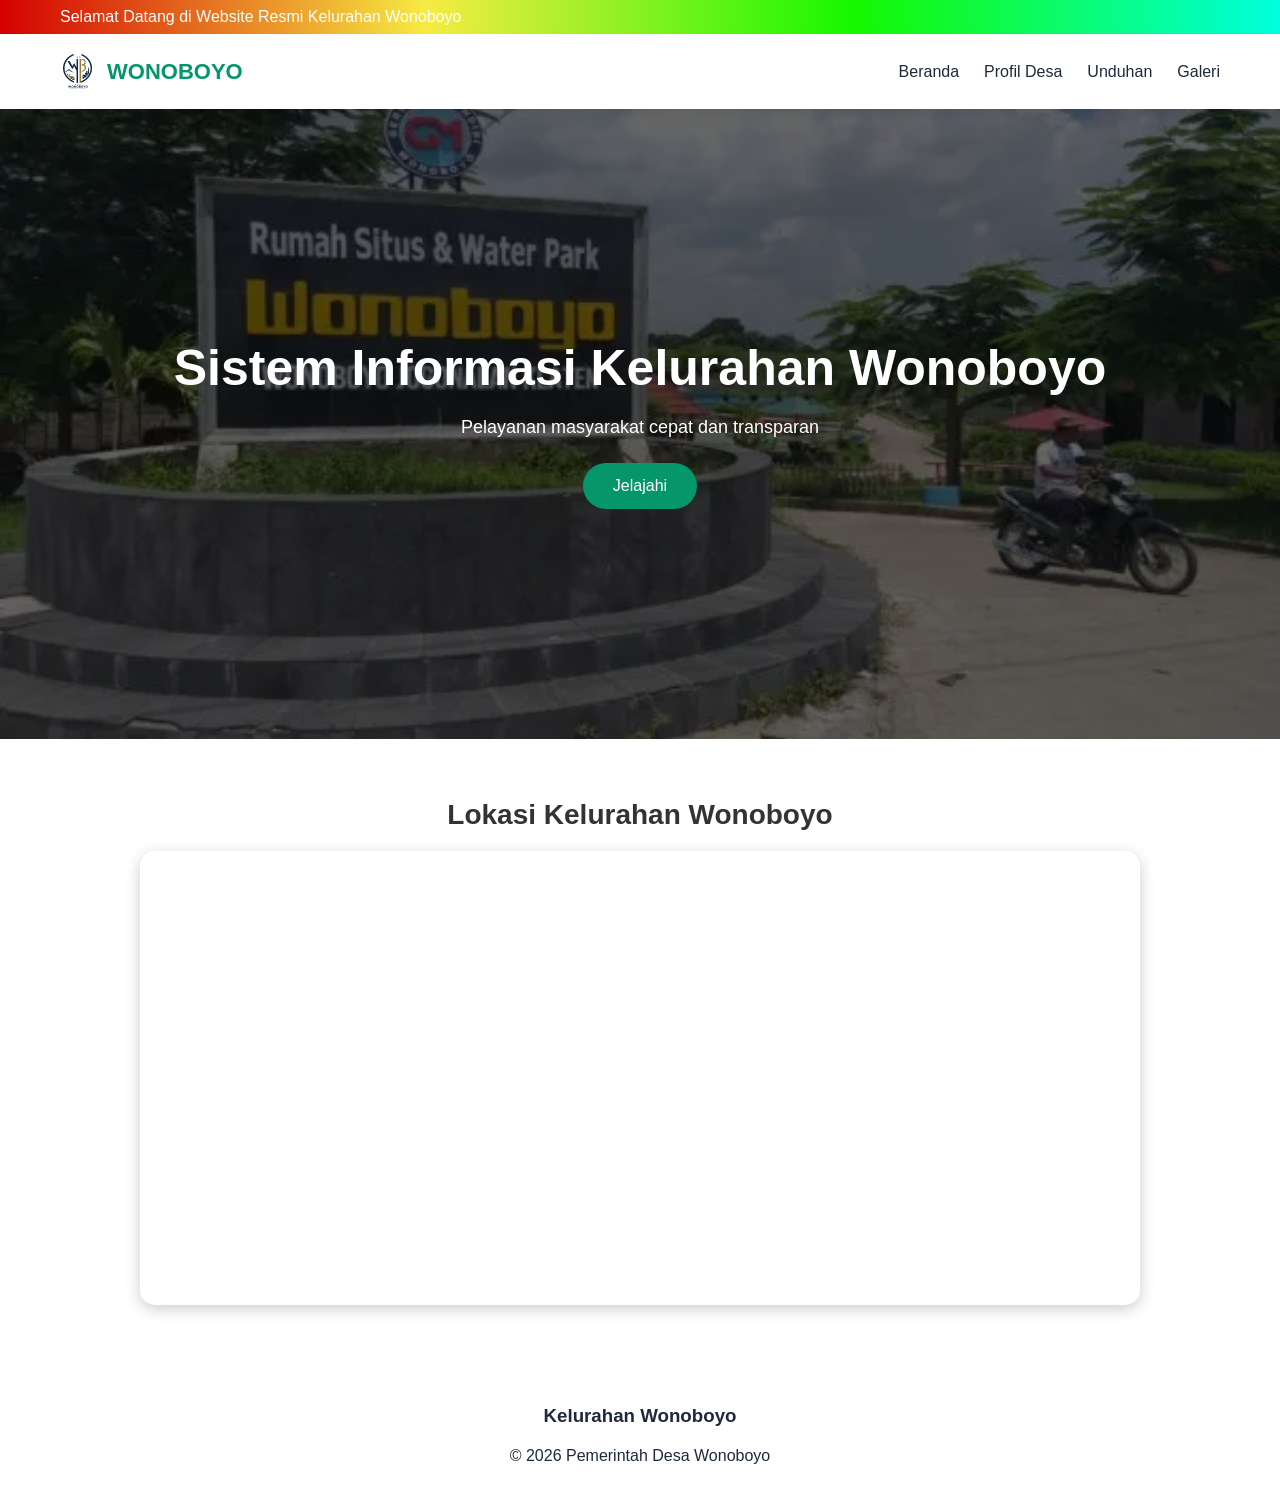
<file: index.html>
<!DOCTYPE html>
<html lang="id">

<head>

    <meta charset="UTF-8">

    <title>Kelurahan Wonoboyo</title>

    <!-- ICON WEBSITE -->
    <link rel="shortcut icon"
          href="gambar/WhatsApp_Image_2026-05-22_at_09.13.37__1_-removebg-preview.png"
          type="image/png">

    <link rel="icon"
          href="gambar/WhatsApp_Image_2026-05-22_at_09.13.37__1_-removebg-preview.png"
          type="image/png">

    <!-- CSS LOKAL -->
    <link rel="stylesheet" href="style.css">

    <!-- TANPA GOOGLE FONTS & CLOUDFLARE -->
    <!-- Gunakan font bawaan sistem -->
    <style>
        body {
            font-family: Arial, Helvetica, sans-serif;
        }
    </style>

</head>

<body>

<!-- =========================
     TOP BAR
========================= -->

<div class="top-bar">

    <div class="container top-bar-content">

        <div class="marquee-container">

            <span class="marquee-text">
                Selamat Datang di Website Resmi Kelurahan Wonoboyo
            </span>

        </div>

    </div>

</div>

<!-- =========================
     HEADER
========================= -->

<header>

    <div class="container nav-container">

        <!-- LOGO WEBSITE -->

        <a href="index.html"
           class="logo">

            <img src="gambar/WhatsApp_Image_2026-05-22_at_09.13.37__1_-removebg-preview.png"
                 class="logo-img"
                 alt="Logo Wonoboyo">

            <span>WONOBOYO</span>

        </a>

        <!-- MENU -->

        <nav>

            <ul>

                <li>
                    <a href="index.html">Beranda</a>
                </li>

                <li>
                    <a href="profil.html">Profil Desa</a>
                </li>

                <li>
                    <a href="unduhan.html">Unduhan</a>
                </li>

                <li>
                    <a href="galeri.html">Galeri</a>
                </li>

            </ul>

        </nav>

    </div>

</header>

<!-- =========================
     HERO SECTION
========================= -->

<section class="hero"
         style="background: url('gambar/tol-solo-jogja-wonoboyo-klaten.jpg') center/cover no-repeat;">

    <div class="hero-overlay"></div>

    <div class="hero-content">

        <h1>
            Sistem Informasi Kelurahan Wonoboyo
        </h1>

        <p>
            Pelayanan masyarakat cepat dan transparan
        </p>

        <a href="profil.html"
           class="hero-btn">

            Jelajahi

        </a>

    </div>

</section>

<!-- =========================
     GOOGLE MAPS
========================= -->

<section class="maps">

    <div class="container">

        <h2>Lokasi Kelurahan Wonoboyo</h2>

        <div class="map-container">

            <iframe
                src="https://www.google.com/maps?q=Wonoboyo&output=embed"
                width="100%"
                height="450"
                style="border:0;"
                allowfullscreen=""
                loading="lazy">
            </iframe>

        </div>

    </div>

</section>

<!-- =========================
     FOOTER
========================= -->

<footer>

    <h3>
        Kelurahan Wonoboyo
    </h3>

    <div class="footer-text">
        © 2026 Pemerintah Desa Wonoboyo
    </div>

</footer>

</body>
</html>
</file>
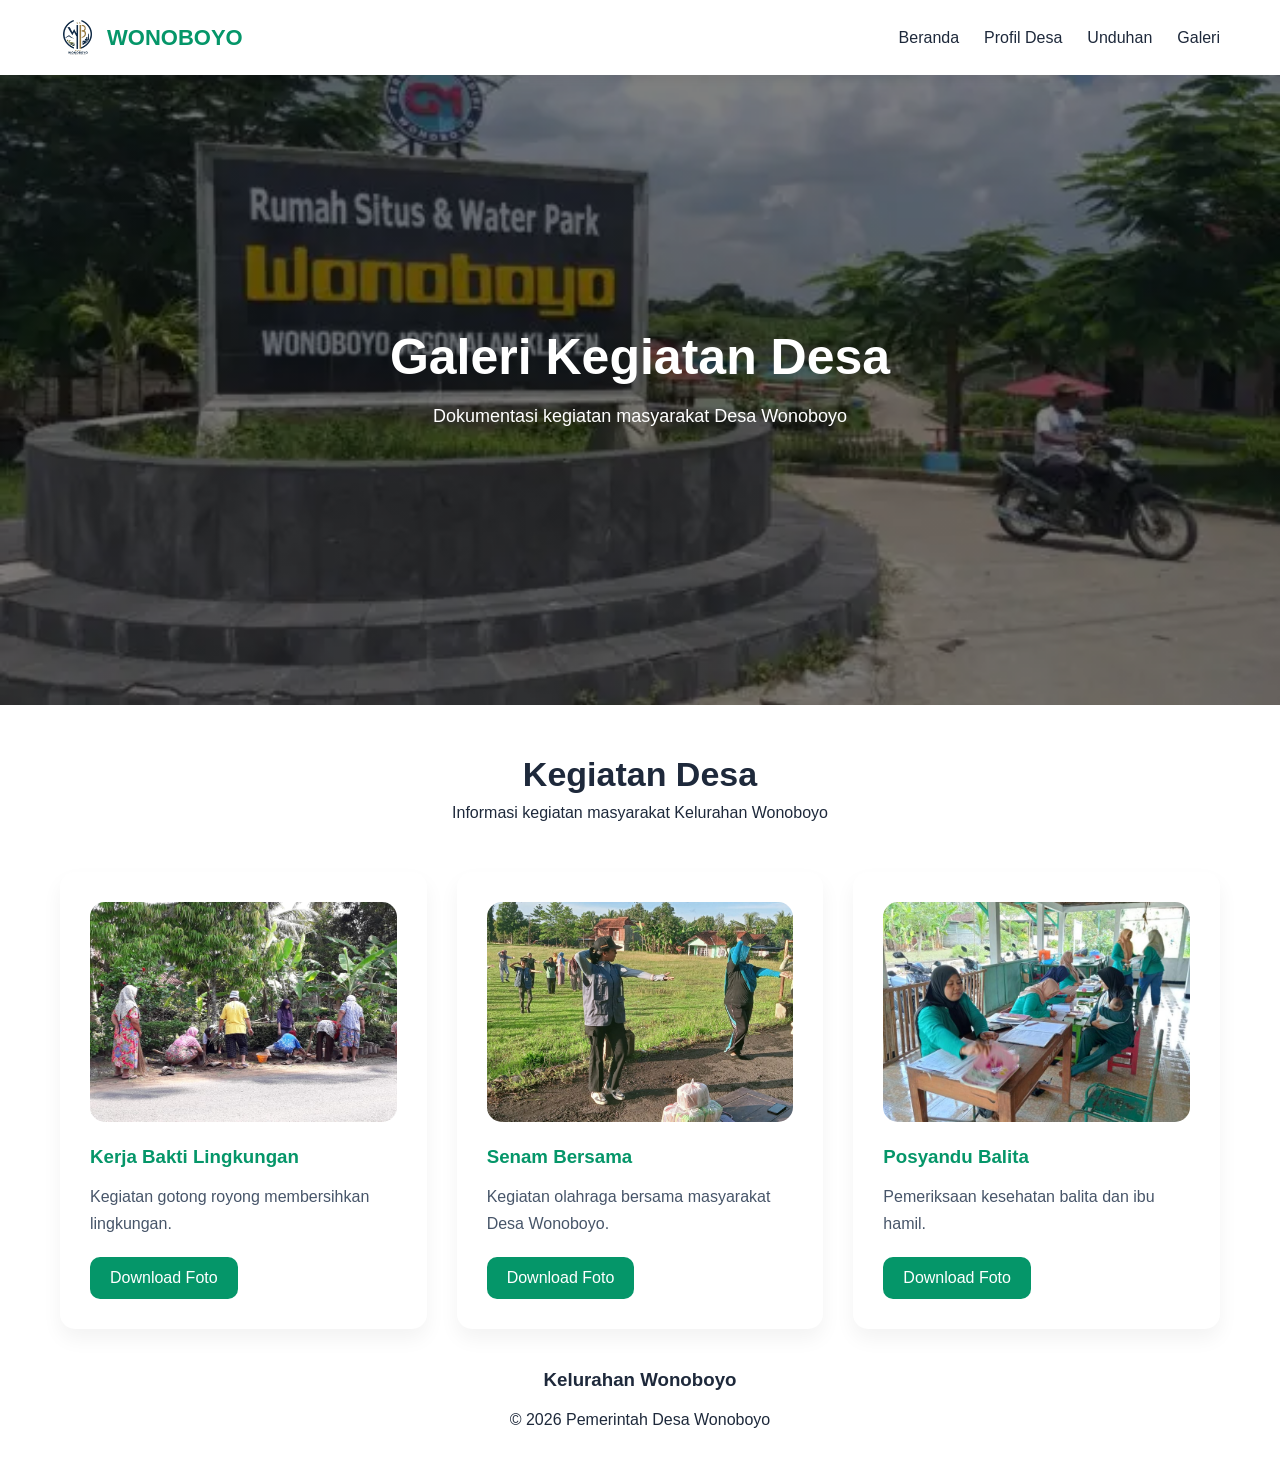
<file: galeri.html>
<!DOCTYPE html>
<html lang="id">

<head>

    <meta charset="UTF-8">

    <title>Galeri Kegiatan Desa Wonoboyo</title>

    <!-- ICON WEBSITE -->
    <link rel="shortcut icon"
          href="gambar/WhatsApp_Image_2026-05-22_at_09.13.37__1_-removebg-preview.png"
          type="image/png">

    <link rel="icon"
          href="gambar/WhatsApp_Image_2026-05-22_at_09.13.37__1_-removebg-preview.png"
          type="image/png">

    <!-- CSS LOKAL -->
    <link rel="stylesheet" href="style.css">

    <!-- TANPA GOOGLE FONT & CLOUDFLARE -->
    <style>
        body {
            font-family: Arial, Helvetica, sans-serif;
        }
    </style>

</head>

<body>

<!-- =========================
     HEADER
========================= -->

<header>

    <div class="container nav-container">

        <a href="index.html"
           class="logo">

            <!-- LOGO KECIL -->

            <img src="gambar/WhatsApp_Image_2026-05-22_at_09.13.37__1_-removebg-preview.png"
                 class="logo-img"
                 alt="Logo Wonoboyo">

            <!-- NAMA -->

            <span>WONOBOYO</span>

        </a>

        <nav>

            <ul>

                <li><a href="index.html">Beranda</a></li>

                <li><a href="profil.html">Profil Desa</a></li>

                <li><a href="unduhan.html">Unduhan</a></li>

                <li><a href="galeri.html">Galeri</a></li>

            </ul>

        </nav>

    </div>

</header>

<!-- =========================
     HERO
========================= -->

<section class="hero"
         style="
         background:
         linear-gradient(rgba(0, 0, 0, 0.5),
         rgba(0, 0, 0, 0.5)),
         url('gambar/tol-solo-jogja-wonoboyo-klaten.jpg')
         center/cover no-repeat;">

    <div class="hero-content">

        <h1>Galeri Kegiatan Desa</h1>

        <p>
            Dokumentasi kegiatan masyarakat Desa Wonoboyo
        </p>

    </div>

</section>

<!-- =========================
     KEGIATAN DESA
========================= -->

<section class="container">

    <div class="section-header">

        <h2>Kegiatan Desa</h2>

        <p>
            Informasi kegiatan masyarakat Kelurahan Wonoboyo
        </p>

    </div>

    <div class="kegiatan-grid">

        <!-- CARD 1 -->

        <div class="kegiatan-card">

            <img src="gambar/sedang_1613448106_IMG-20210210-WA0046.jpg"
                 alt="Kerja Bakti Lingkungan">

            <div class="kegiatan-content">

                <h3>Kerja Bakti Lingkungan</h3>

                <p>
                    Kegiatan gotong royong membersihkan lingkungan.
                </p>

                <a href="gambar/sedang_1613448106_IMG-20210210-WA0046.jpg"
                   download
                   class="download-btn">

                    Download Foto

                </a>

            </div>

        </div>

        <!-- CARD 2 -->

        <div class="kegiatan-card">

            <img src="gambar/sedang_1737274536_enam4.jpeg"
                 alt="Senam Bersama">

            <div class="kegiatan-content">

                <h3>Senam Bersama</h3>

                <p>
                    Kegiatan olahraga bersama masyarakat Desa Wonoboyo.
                </p>

                <a href="gambar/sedang_1737274536_enam4.jpeg"
                   download
                   class="download-btn">

                    Download Foto

                </a>

            </div>

        </div>

        <!-- CARD 3 -->

        <div class="kegiatan-card">

            <img src="gambar/sedang_1760328485COYUDAN 1 POSYANDU.jpg"
                 alt="Posyandu Balita">

            <div class="kegiatan-content">

                <h3>Posyandu Balita</h3>

                <p>
                    Pemeriksaan kesehatan balita dan ibu hamil.
                </p>

                <a href="gambar/sedang_1760328485COYUDAN 1 POSYANDU.jpg"
                   download
                   class="download-btn">

                    Download Foto

                </a>

            </div>

        </div>

    </div>

</section>

<!-- =========================
     FOOTER
========================= -->

<footer>

    <h3>Kelurahan Wonoboyo</h3>

    <div class="footer-text">
        © 2026 Pemerintah Desa Wonoboyo
    </div>

</footer>

</body>
</html>
</file>
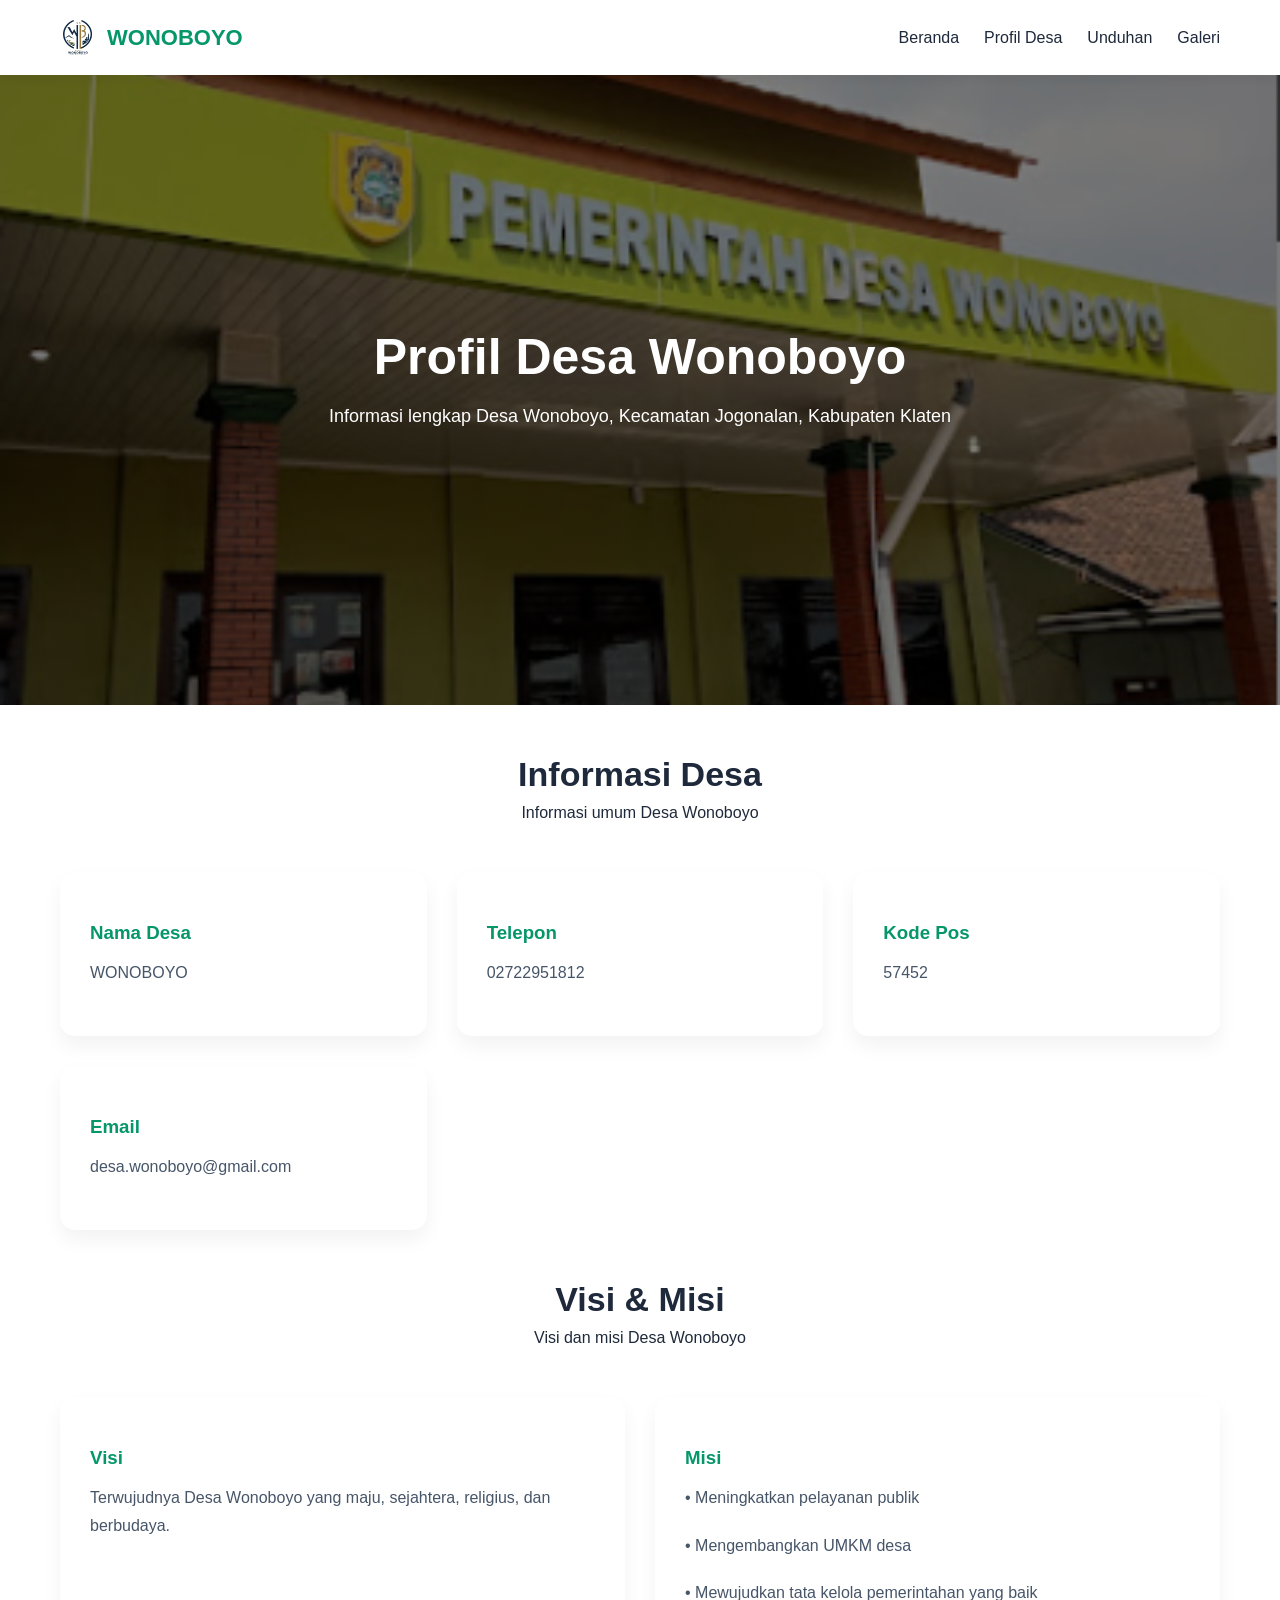
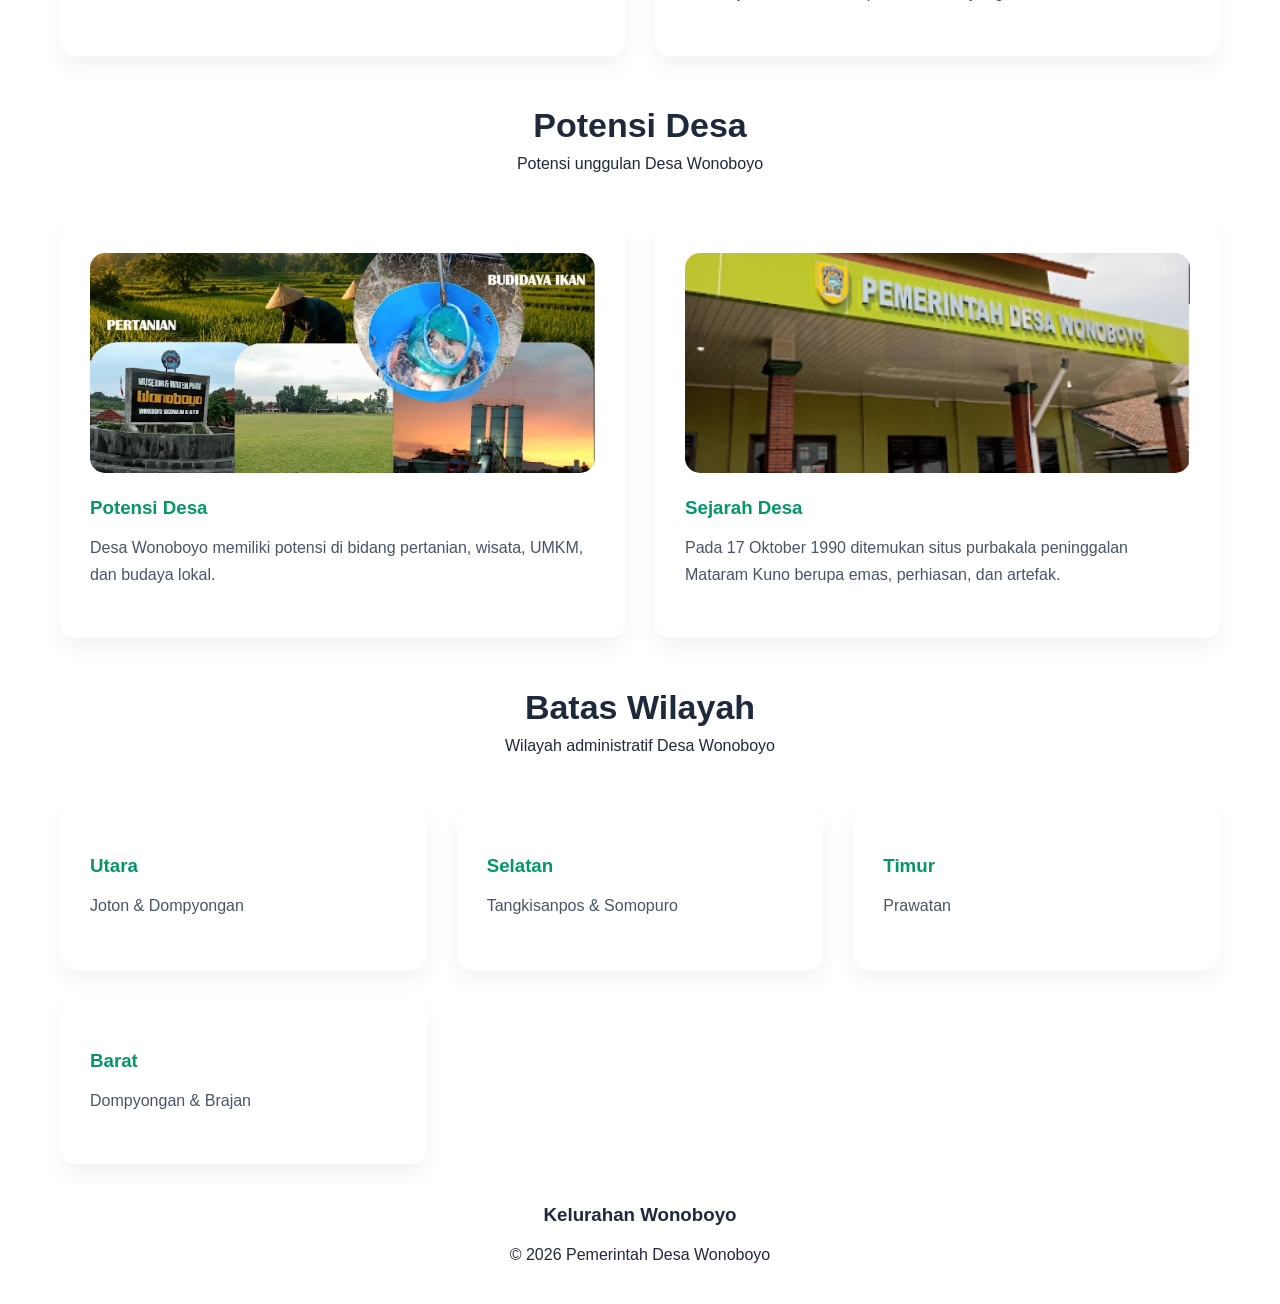
<file: profil.html>
<!DOCTYPE html>
<html lang="id">

<head>

    <meta charset="UTF-8">
    <meta name="viewport" content="width=device-width, initial-scale=1.0">

    <title>Profil Desa Wonoboyo</title>

    <!-- ICON WEBSITE -->
    <link rel="shortcut icon"
          href="gambar/WhatsApp_Image_2026-05-22_at_09.13.37__1_-removebg-preview.png"
          type="image/png">

    <link rel="icon"
          href="gambar/WhatsApp_Image_2026-05-22_at_09.13.37__1_-removebg-preview.png"
          type="image/png">

    <!-- CSS LOKAL -->
    <link rel="stylesheet" href="style.css">

    <!-- TANPA GOOGLE FONT & CLOUDFLARE -->
    <style>
        body {
            font-family: Arial, Helvetica, sans-serif;
        }
    </style>

</head>

<body>

<!-- =========================
     HEADER
========================= -->

<header>

    <div class="container nav-container">

        <!-- LOGO -->

        <a href="index.html"
           class="logo">

            <img src="gambar/WhatsApp_Image_2026-05-22_at_09.13.37__1_-removebg-preview.png"
                 class="logo-img"
                 alt="Logo Desa Wonoboyo">

            <span>WONOBOYO</span>

        </a>

         <!-- MENU -->

        <nav>

            <ul>

                <li>
                    <a href="index.html">Beranda</a>
                </li>

                <li>
                    <a href="profil.html">Profil Desa</a>
                </li>

                <li>
                    <a href="unduhan.html">Unduhan</a>
                </li>

                <li>
                    <a href="galeri.html">Galeri</a>
                </li>

            </ul>

        </nav>

    </div>

</header>

<!-- HERO -->

<section class="hero"
         style="
         background:
         linear-gradient(rgba(0, 0, 0, 0.5), rgba(0, 0, 0, 0.5)),
         url('gambar/Screenshot 2026-05-25 074034.png')
         center/cover no-repeat;">

    <div class="hero-content">

        <h1>Profil Desa Wonoboyo</h1>

        <p>
            Informasi lengkap Desa Wonoboyo,
            Kecamatan Jogonalan, Kabupaten Klaten
        </p>

    </div>

</section>

<!-- INFORMASI -->

<section class="section container">

    <div class="section-header">

        <h2>Informasi Desa</h2>

        <p>
            Informasi umum Desa Wonoboyo
        </p>

    </div>

    <div class="kegiatan-grid">

        <div class="kegiatan-card">

            <div class="kegiatan-content">

                <h3>Nama Desa</h3>

                <p>WONOBOYO</p>

            </div>

        </div>

        <div class="kegiatan-card">

            <div class="kegiatan-content">

                <h3>Telepon</h3>

                <p>02722951812</p>

            </div>

        </div>

        <div class="kegiatan-card">

            <div class="kegiatan-content">

                <h3>Kode Pos</h3>

                <p>57452</p>

            </div>

        </div>

        <div class="kegiatan-card">

            <div class="kegiatan-content">

                <h3>Email</h3>

                <p>desa.wonoboyo@gmail.com</p>

            </div>

        </div>

    </div>

</section>

<!-- VISI MISI -->

<section class="section container">

    <div class="section-header">

        <h2>Visi & Misi</h2>

        <p>
            Visi dan misi Desa Wonoboyo
        </p>

    </div>

    <div class="kegiatan-grid">

        <!-- VISI -->

        <div class="kegiatan-card">

            <div class="kegiatan-content">

                <h3>
                    Visi
                </h3>

                <p>
                    Terwujudnya Desa Wonoboyo yang maju,
                    sejahtera,
                    religius,
                    dan berbudaya.
                </p>

            </div>

        </div>

        <!-- MISI -->

        <div class="kegiatan-card">

            <div class="kegiatan-content">

                <h3>
                    Misi
                </h3>

                <p>• Meningkatkan pelayanan publik</p>

                <p>• Mengembangkan UMKM desa</p>

                <p>
                    • Mewujudkan tata kelola pemerintahan
                    yang baik
                </p>

            </div>

        </div>

    </div>

</section>

<!-- POTENSI DESA -->

<section class="container">

    <div class="section-header">

        <h2>Potensi Desa</h2>

        <p>
            Potensi unggulan Desa Wonoboyo
        </p>

    </div>

    <div class="kegiatan-grid">

        <!-- CARD 1 -->

        <div class="kegiatan-card">

            <img src="gambar/WhatsApp Image 2026-05-22 at 09.13.37.jpeg"
                 alt="Potensi Desa">

            <div class="kegiatan-content">

                <h3>Potensi Desa</h3>

                <p>
                    Desa Wonoboyo memiliki potensi
                    di bidang pertanian,
                    wisata,
                    UMKM,
                    dan budaya lokal.
                </p>

            </div>

        </div>

        <!-- CARD 2 -->

        <div class="kegiatan-card">

            <img src="gambar/Screenshot 2026-05-25 074034.png"
                 alt="Sejarah Desa">

            <div class="kegiatan-content">

                <h3>Sejarah Desa</h3>

                <p>
                    Pada 17 Oktober 1990 ditemukan
                    situs purbakala peninggalan
                    Mataram Kuno berupa emas,
                    perhiasan,
                    dan artefak.
                </p>

            </div>

        </div>

    </div>

</section>

<!-- BATAS WILAYAH -->

<section class="section container">

    <div class="section-header">

        <h2>Batas Wilayah</h2>

        <p>
            Wilayah administratif Desa Wonoboyo
        </p>

    </div>

    <div class="kegiatan-grid">

        <div class="kegiatan-card">

            <div class="kegiatan-content">

                <h3>Utara</h3>

                <p>Joton & Dompyongan</p>

            </div>

        </div>

        <div class="kegiatan-card">

            <div class="kegiatan-content">

                <h3>Selatan</h3>

                <p>Tangkisanpos & Somopuro</p>

            </div>

        </div>

        <div class="kegiatan-card">

            <div class="kegiatan-content">

                <h3>Timur</h3>

                <p>Prawatan</p>

            </div>

        </div>

        <div class="kegiatan-card">

            <div class="kegiatan-content">

                <h3>Barat</h3>

                <p>Dompyongan & Brajan</p>

            </div>

        </div>

    </div>

</section>

<!-- FOOTER -->

<footer>

    <h3>Kelurahan Wonoboyo</h3>

    <div class="footer-text">

        © 2026 Pemerintah Desa Wonoboyo

    </div>

</footer>

</body>
</html>
</file>
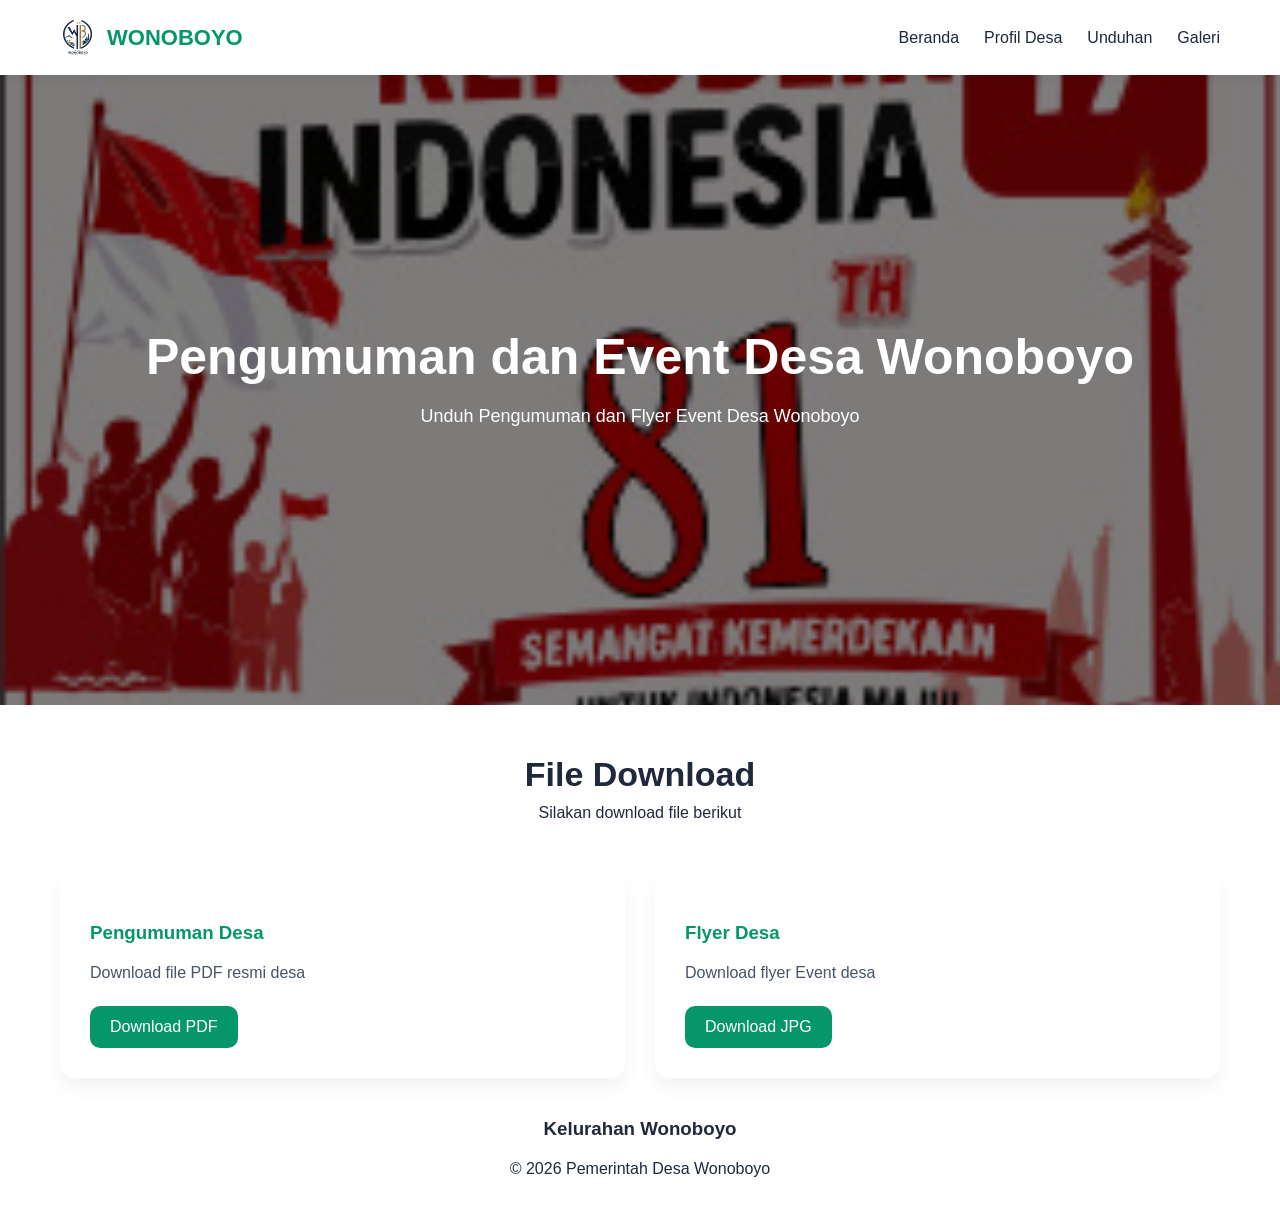
<file: unduhan.html>
<!DOCTYPE html>
<html lang="id">

<head>

    <meta charset="UTF-8">

    <title>Unduhan Desa Wonoboyo</title>

    <!-- ICON WEBSITE -->
    <link rel="shortcut icon"
          href="gambar/WhatsApp_Image_2026-05-22_at_09.13.37__1_-removebg-preview.png"
          type="image/png">

    <link rel="icon"
          href="gambar/WhatsApp_Image_2026-05-22_at_09.13.37__1_-removebg-preview.png"
          type="image/png">

    <!-- CSS LOKAL -->
    <link rel="stylesheet" href="style.css">

</head>

<body>

<!-- =========================
     HEADER
========================= -->

<header>

    <div class="container nav-container">

        <a href="index.html"
           class="logo">

            <!-- LOGO KECIL -->

            <img src="gambar/WhatsApp_Image_2026-05-22_at_09.13.37__1_-removebg-preview.png"
                 class="logo-img"
                 alt="Logo Wonoboyo">

            <!-- NAMA -->

            <span>WONOBOYO</span>

        </a>

        <nav>

            <ul>

                <li><a href="index.html">Beranda</a></li>

                <li><a href="profil.html">Profil Desa</a></li>

                <li><a href="unduhan.html">Unduhan</a></li>

                <li><a href="galeri.html">Galeri</a></li>

            </ul>

        </nav>

    </div>

</header>

<!-- =========================
     HERO
========================= -->

<section class="hero"
         style="
         background:
         linear-gradient(rgba(0, 0, 0, 0.5),
         rgba(0, 0, 0, 0.5)),
         url('gambar/Screenshot 2026-05-25 122615.jpg')
         center/cover no-repeat;">

    <div class="hero-content">

        <h1>Pengumuman dan Event Desa Wonoboyo</h1>

        <p>
            Unduh Pengumuman dan Flyer Event Desa Wonoboyo
        </p>

    </div>

</section>

<!-- =========================
     DOWNLOAD
========================= -->

<section class="container">

    <div class="section-header">

        <h2>File Download</h2>

        <p>
            Silakan download file berikut
        </p>

    </div>

    <div class="kegiatan-grid">

        <!-- CARD PDF -->

        <div class="kegiatan-card">

            <div class="kegiatan-content">

                <h3>Pengumuman Desa</h3>

                <p>
                    Download file PDF resmi desa
                </p>

                <a href="surat/Surat_Undangan_Gambar_Word.pdf"
                   download
                   class="download-btn">

                   Download PDF

                </a>

            </div>

        </div>

        <!-- CARD JPG -->

        <div class="kegiatan-card">

            <div class="kegiatan-content">

                <h3>Flyer Desa</h3>

                <p>
                    Download flyer Event desa
                </p>

                <a href="gambar/Screenshot 2026-05-25 122615.jpg"
                   download
                   class="download-btn">

                   Download JPG

                </a>

            </div>

        </div>

    </div>

</section>

<!-- FOOTER -->

<footer>

    <h3>Kelurahan Wonoboyo</h3>

    <div class="footer-text">

        © 2026 Pemerintah Desa Wonoboyo

    </div>

</footer>

</body>
</html>
</file>
<file: style.css>
:root {
    --primary-color: #059669;
    --secondary-color: #10b981;
    --dark-color: #1e293b;
    --white-bg: #ffffff;
    --white: #ffffff;
    --text-gray: #64748b;
}

* {
    margin: 0;
    padding: 0;
    box-sizing: border-box;
    font-family: Arial, Helvetica, sans-serif;
    scroll-behavior: smooth;
}

body {
    background: #ffffff;
    color: var(--dark-color);
    overflow-x: hidden;
}

.container {
    max-width: 1200px;
    margin: auto;
    padding: 0 20px;
}

/* =========================
   TOP BAR
========================= */

.top-bar {
    background: linear-gradient(to right, #d40000, #f7eb43, #15f800, #00ffdd);
    color: white;
    padding: 8px 0;
}

.top-bar-content {
    display: flex;
    align-items: center;
}

.marquee-container {
    overflow: hidden;
    flex: 1;
}

.marquee-text {
    display: inline-block;
    white-space: nowrap;
    animation: scroll-left 18s linear infinite;
}

@keyframes scroll-left {

    0% {
        transform: translateX(100%);
    }

    100% {
        transform: translateX(-100%);
    }
}

/* =========================
   HEADER
========================= */

header {
    background: #ffffff;
    padding: 20px 0;
    position: sticky;
    top: 0;
    z-index: 999;
    box-shadow: 0 4px 10px rgba(0,0,0,0.05);
}

.nav-container {
    display: flex;
    justify-content: space-between;
    align-items: center;
}

/* LOGO */

.logo {
    display: flex;
    align-items: center;
    gap: 10px;
    text-decoration: none;
    font-size: 22px;
    font-weight: 700;
    color: #059669;
}

.logo-img {
    width: 35px;
    height: 35px;
    object-fit: contain;
}

/* MENU */

nav ul {
    display: flex;
    list-style: none;
    gap: 25px;
}

nav a {
    text-decoration: none;
    color: var(--dark-color);
    font-weight: 500;
    transition: 0.3s;
}

nav a:hover,
nav a.active {
    color: var(--primary-color);
}

/* =========================
   HERO
========================= */

.hero {
    height: 70vh;
    position: relative;
    display: flex;
    justify-content: center;
    align-items: center;
    text-align: center;
}

.hero-overlay {
    position: absolute;
    inset: 0;
    background: rgba(0,0,0,0.6);
}

.hero-content {
    position: relative;
    color: white;
    z-index: 2;
}

.hero h1 {
    font-size: 50px;
    margin-bottom: 20px;
}

.hero p {
    font-size: 18px;
    margin-bottom: 25px;
}

.hero-btn {
    display: inline-block;
    padding: 14px 30px;
    background: var(--primary-color);
    color: white;
    border-radius: 50px;
    text-decoration: none;
    transition: 0.3s;
}

.hero-btn:hover {
    background: transparent;
    border: 2px solid white;
}

/* HERO GALERI */

.hero-galeri {
    height: 50vh;
    background:
    linear-gradient(rgba(0,0,0,0.5),
    rgba(0,0,0,0.5)),
    url('assets/img/galeri1.jpg');
    background-size: cover;
    background-position: center;
    display: flex;
    justify-content: center;
    align-items: center;
    text-align: center;
    color: white;
}

/* =========================
   SECTION
========================= */

section {
    padding: 80px 0;
    background: #ffffff;
}

.section-header {
    text-align: center;
    margin-top: 50px;
    margin-bottom: 50px;
}

.section-header h2 {
    font-size: 34px;
    margin-bottom: 10px;
}

/* =========================
   GRID
========================= */

.vm-grid,
.services-grid,
.kegiatan-grid,
.batas-grid {
    display: grid;
    gap: 30px;
}

.vm-grid,
.services-grid,
.kegiatan-grid {
    grid-template-columns: repeat(auto-fit,minmax(280px,1fr));
}

.batas-grid {
    grid-template-columns: repeat(auto-fit,minmax(250px,1fr));
}

/* =========================
   CARD
========================= */

.vm-card,
.service-card,
.kegiatan-card,
.batas-card {
    background: #ffffff;
    padding: 30px;
    border-radius: 15px;
    box-shadow: 0 10px 20px rgba(0,0,0,0.05);
    transition: 0.3s;
}

.vm-card:hover,
.service-card:hover,
.kegiatan-card:hover {
    transform: translateY(-8px);
}

/* FOTO */

.kegiatan-card img {
    width: 100%;
    height: 220px;
    object-fit: cover;
    border-radius: 15px;
}

/* KONTEN */

.kegiatan-content {
    padding-top: 20px;
}

.kegiatan-content h3 {
    margin-bottom: 15px;
    color: #059669;
}

.kegiatan-content p {
    color: #475569;
    line-height: 1.7;
    margin-bottom: 20px;
}

/* BUTTON */

.download-btn {
    display: inline-block;
    padding: 12px 20px;
    background: #059669;
    color: white;
    text-decoration: none;
    border-radius: 10px;
    transition: 0.3s;
}

.download-btn:hover {
    background: #047857;
}

/* =========================
   MAPS
========================= */

.maps {
    padding: 60px 20px;
    background: #ffffff;
    text-align: center;
}

.maps h2 {
    margin-bottom: 20px;
    font-size: 28px;
    color: #333;
}

.map-container {
    width: 100%;
    max-width: 1000px;
    margin: auto;
    border-radius: 15px;
    overflow: hidden;
    box-shadow: 0 4px 15px rgba(0,0,0,0.2);
}

.map-container iframe {
    width: 100%;
    height: 450px;
    border: none;
}

/* =========================
   SEJARAH / POTENSI
========================= */

.sejarah-wrapper {
    display: flex;
    align-items: center;
    gap: 30px;
    margin-top: 30px;
}

.sejarah-image,
.sejarah-text {
    flex: 1;
}

.potensi-img {
    width: 100%;
    border-radius: 20px;
    object-fit: cover;
    box-shadow: 0 4px 15px rgba(0,0,0,0.2);
}

.sejarah-box {
    background: #ffffff;
    padding: 30px;
    border-radius: 15px;
    box-shadow: 0 5px 15px rgba(0,0,0,0.05);
    line-height: 1.8;
}

/* =========================
   FOOTER
========================= */

footer {
    background: #ffffff;
    color: var(--dark-color);
    text-align: center;
    padding: 40px 20px;
}

.footer-text {
    margin-top: 20px;
}

/* =========================
   RESPONSIVE
========================= */

@media screen and (max-width: 900px) {

    .nav-container {
        flex-direction: column;
        gap: 15px;
    }

    nav ul {
        flex-direction: column;
        align-items: center;
        gap: 12px;
    }

    .hero {
        height: 60vh;
        padding: 20px;
    }

    .hero h1 {
        font-size: 32px;
        line-height: 1.3;
    }

    .hero p {
        font-size: 16px;
    }

    .hero-btn {
        padding: 12px 24px;
        font-size: 14px;
    }

    section {
        padding: 50px 15px;
    }

    .section-header h2 {
        font-size: 28px;
    }

    .vm-grid,
    .services-grid,
    .kegiatan-grid,
    .batas-grid {
        grid-template-columns: 1fr;
    }

    .vm-card,
    .service-card,
    .kegiatan-card,
    .batas-card {
        padding: 20px;
    }

    .kegiatan-card img,
    .potensi-img {
        height: 250px;
    }

    .sejarah-wrapper {
        flex-direction: column;
    }

    .sejarah-image,
    .sejarah-text {
        width: 100%;
    }

    .map-container iframe {
        height: 300px;
    }

    footer {
        padding: 30px 15px;
    }

    .logo {
        font-size: 18px;
    }

    .logo-img {
        width: 30px;
        height: 30px;
    }

    .marquee-text {
        font-size: 14px;
    }
}
.logo {
    display: flex;
    align-items: center;
    gap: 12px;
    text-decoration: none;
    font-size: 22px;
    font-weight: bold;
    color: #059669;
}
</file>
